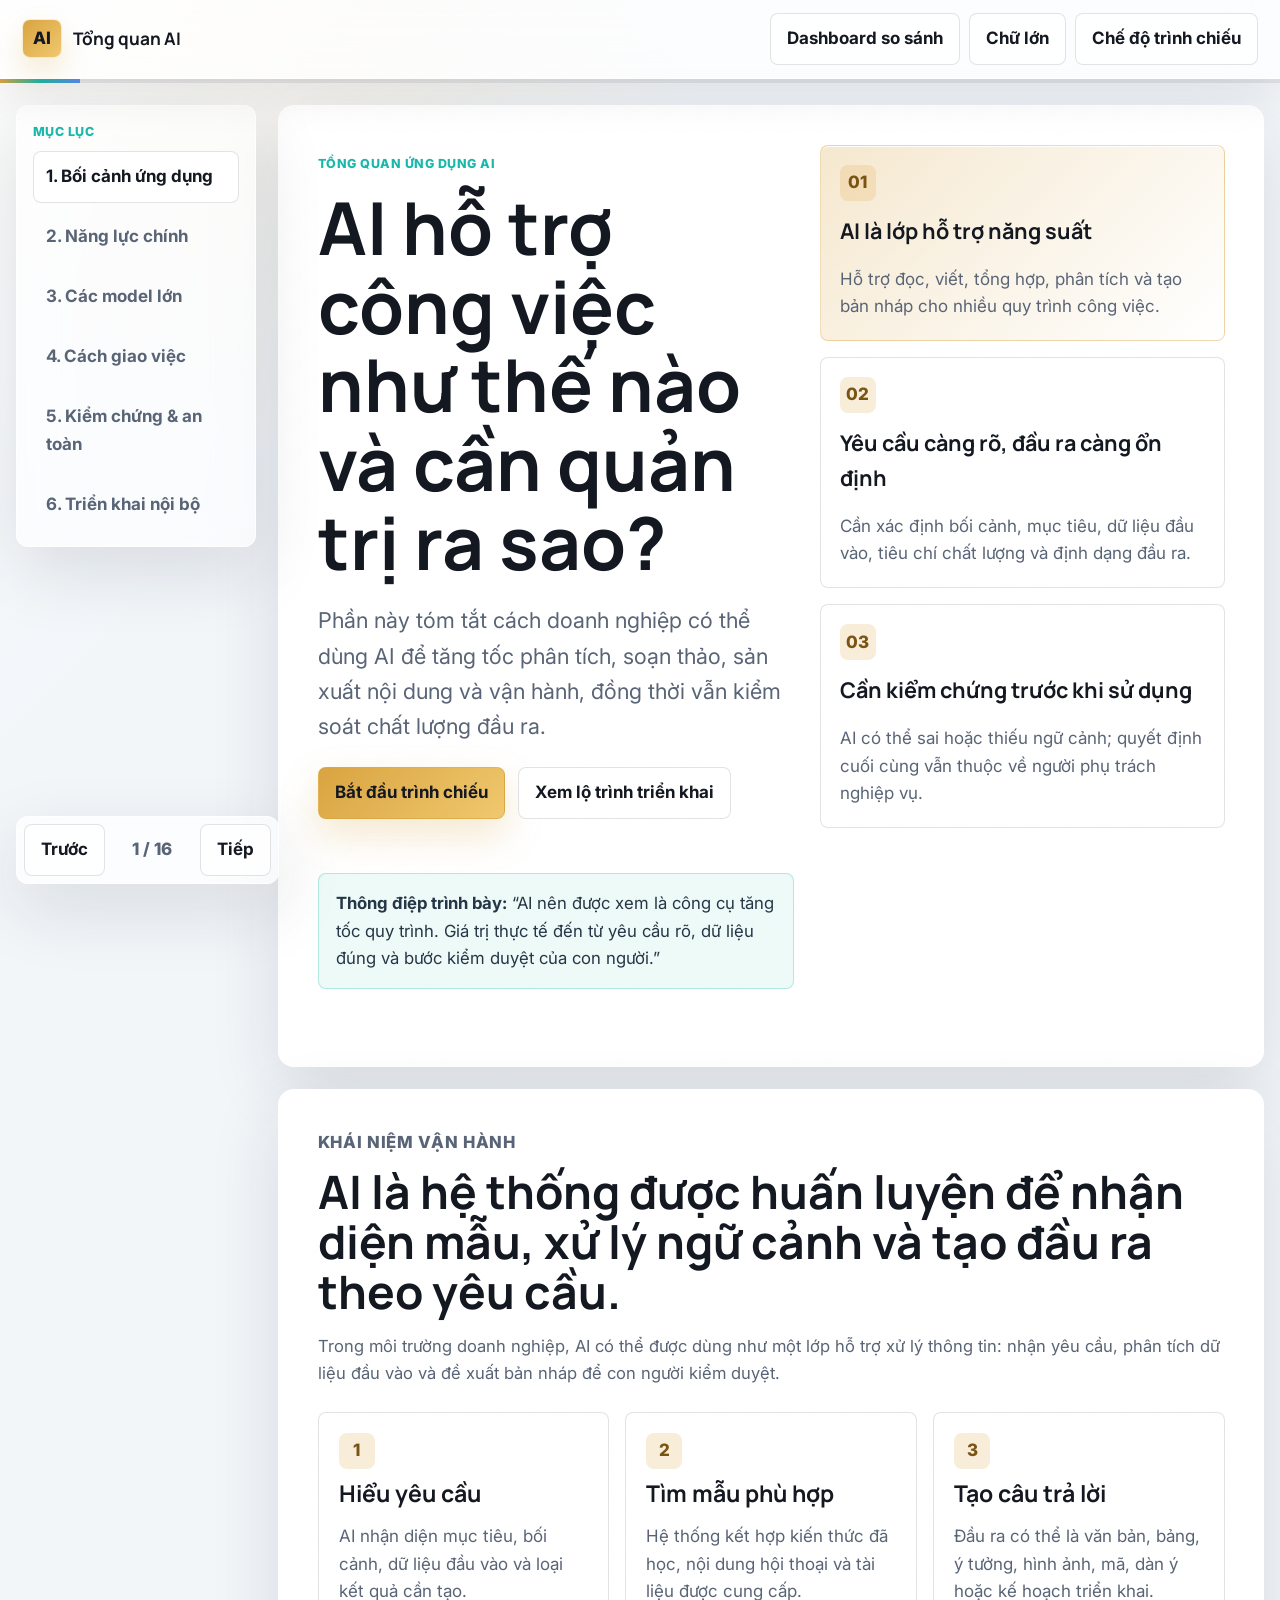
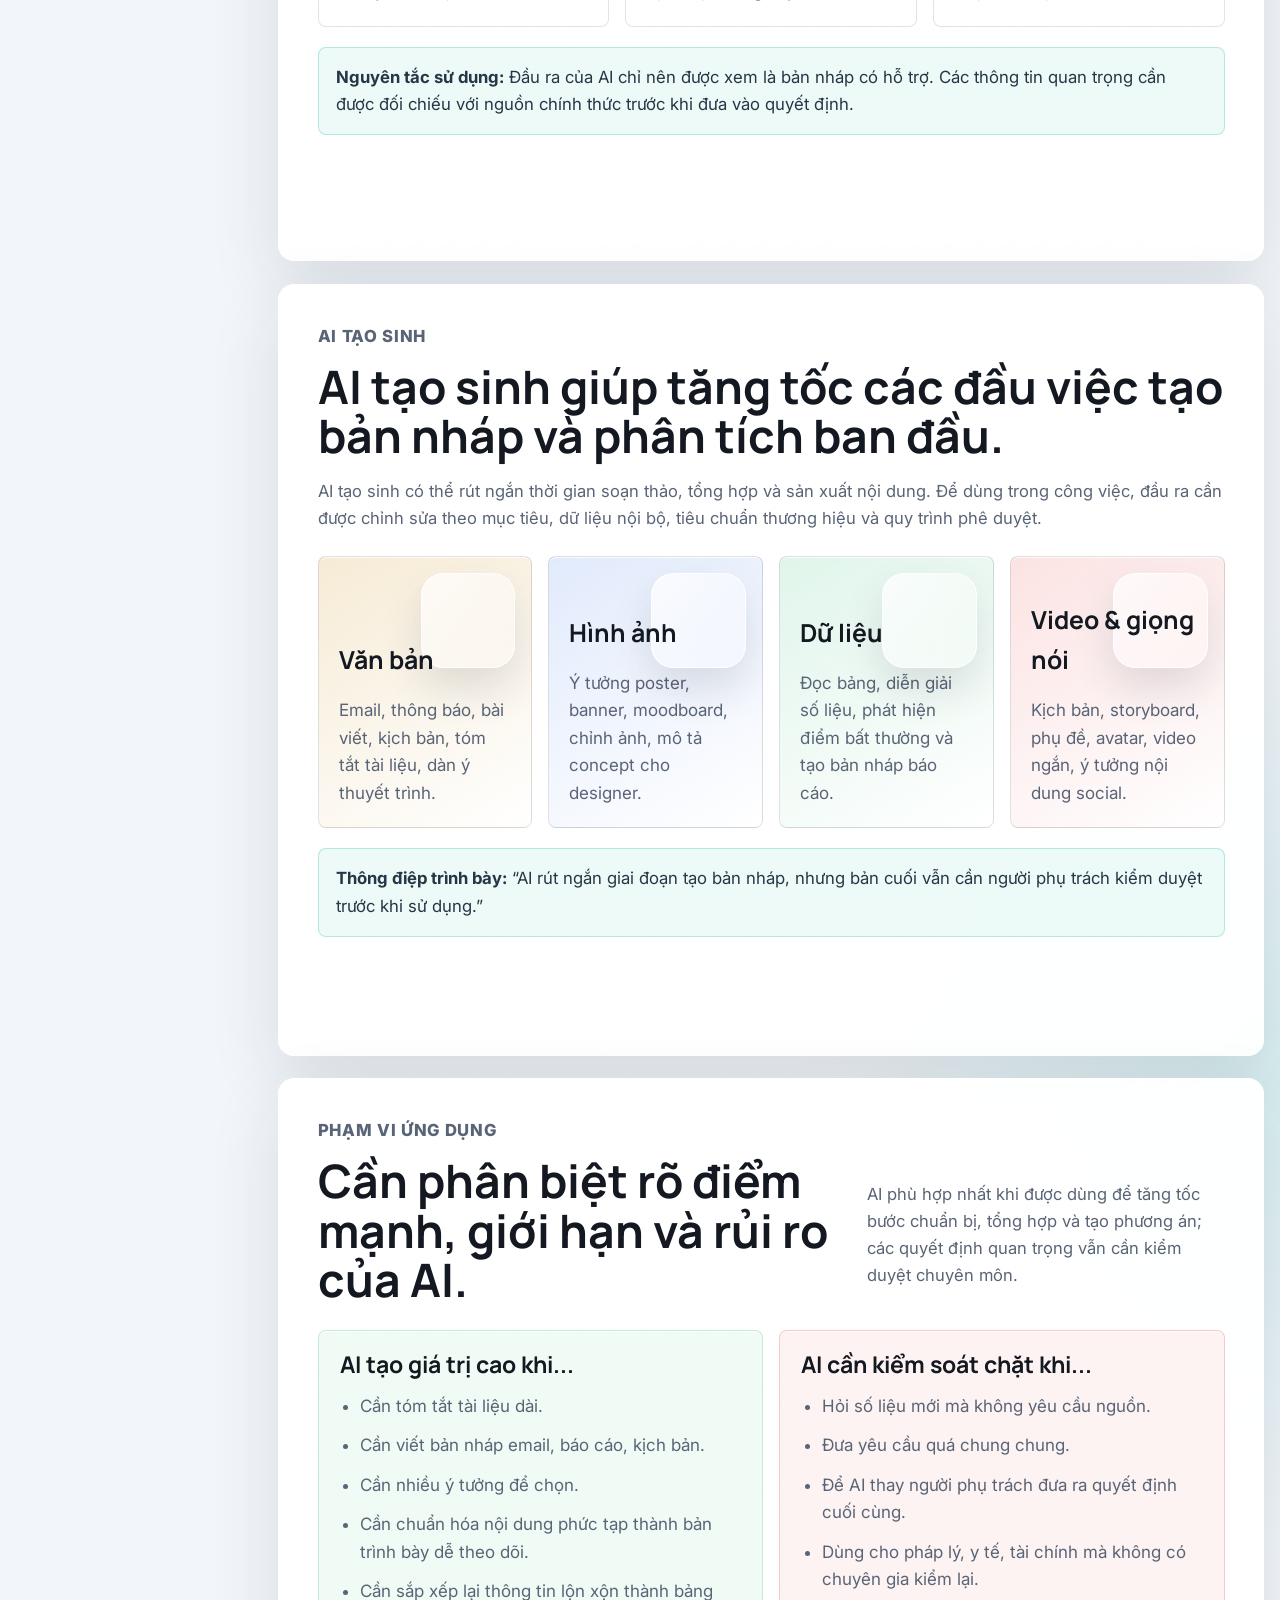
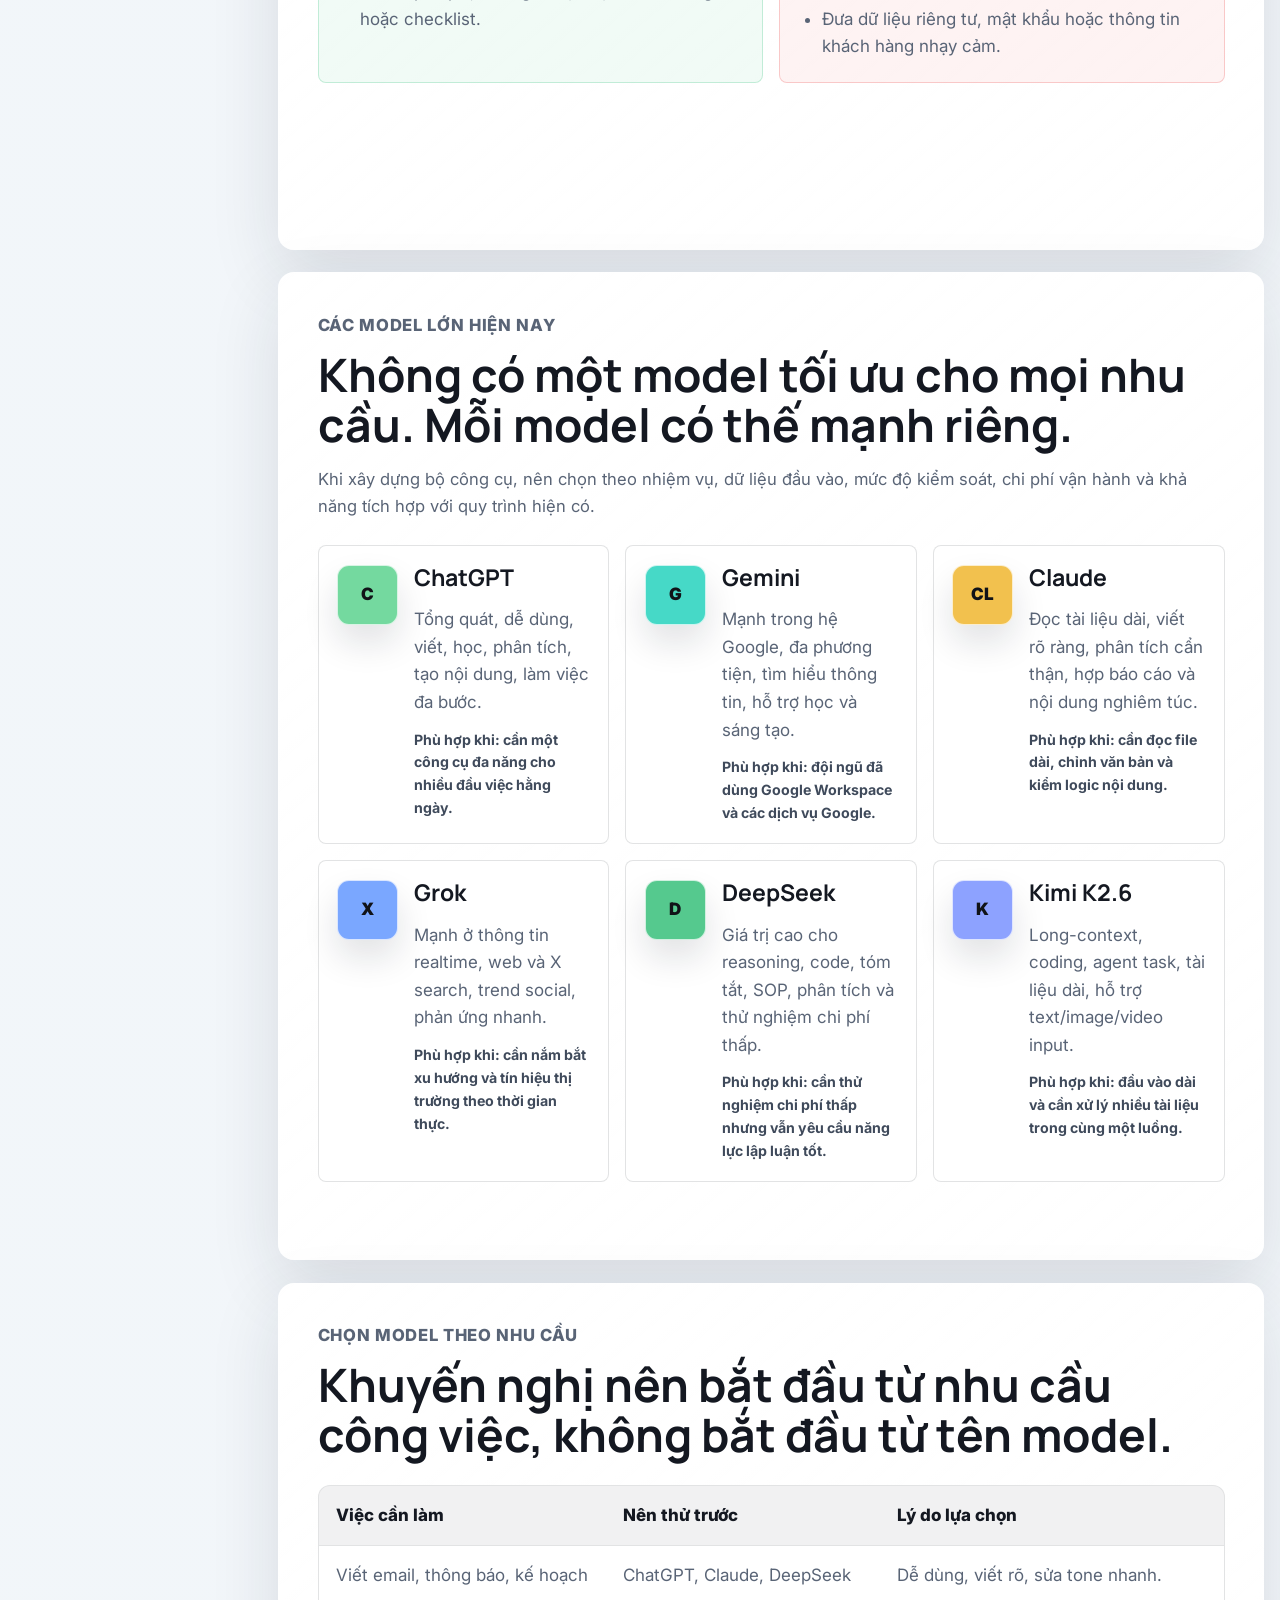
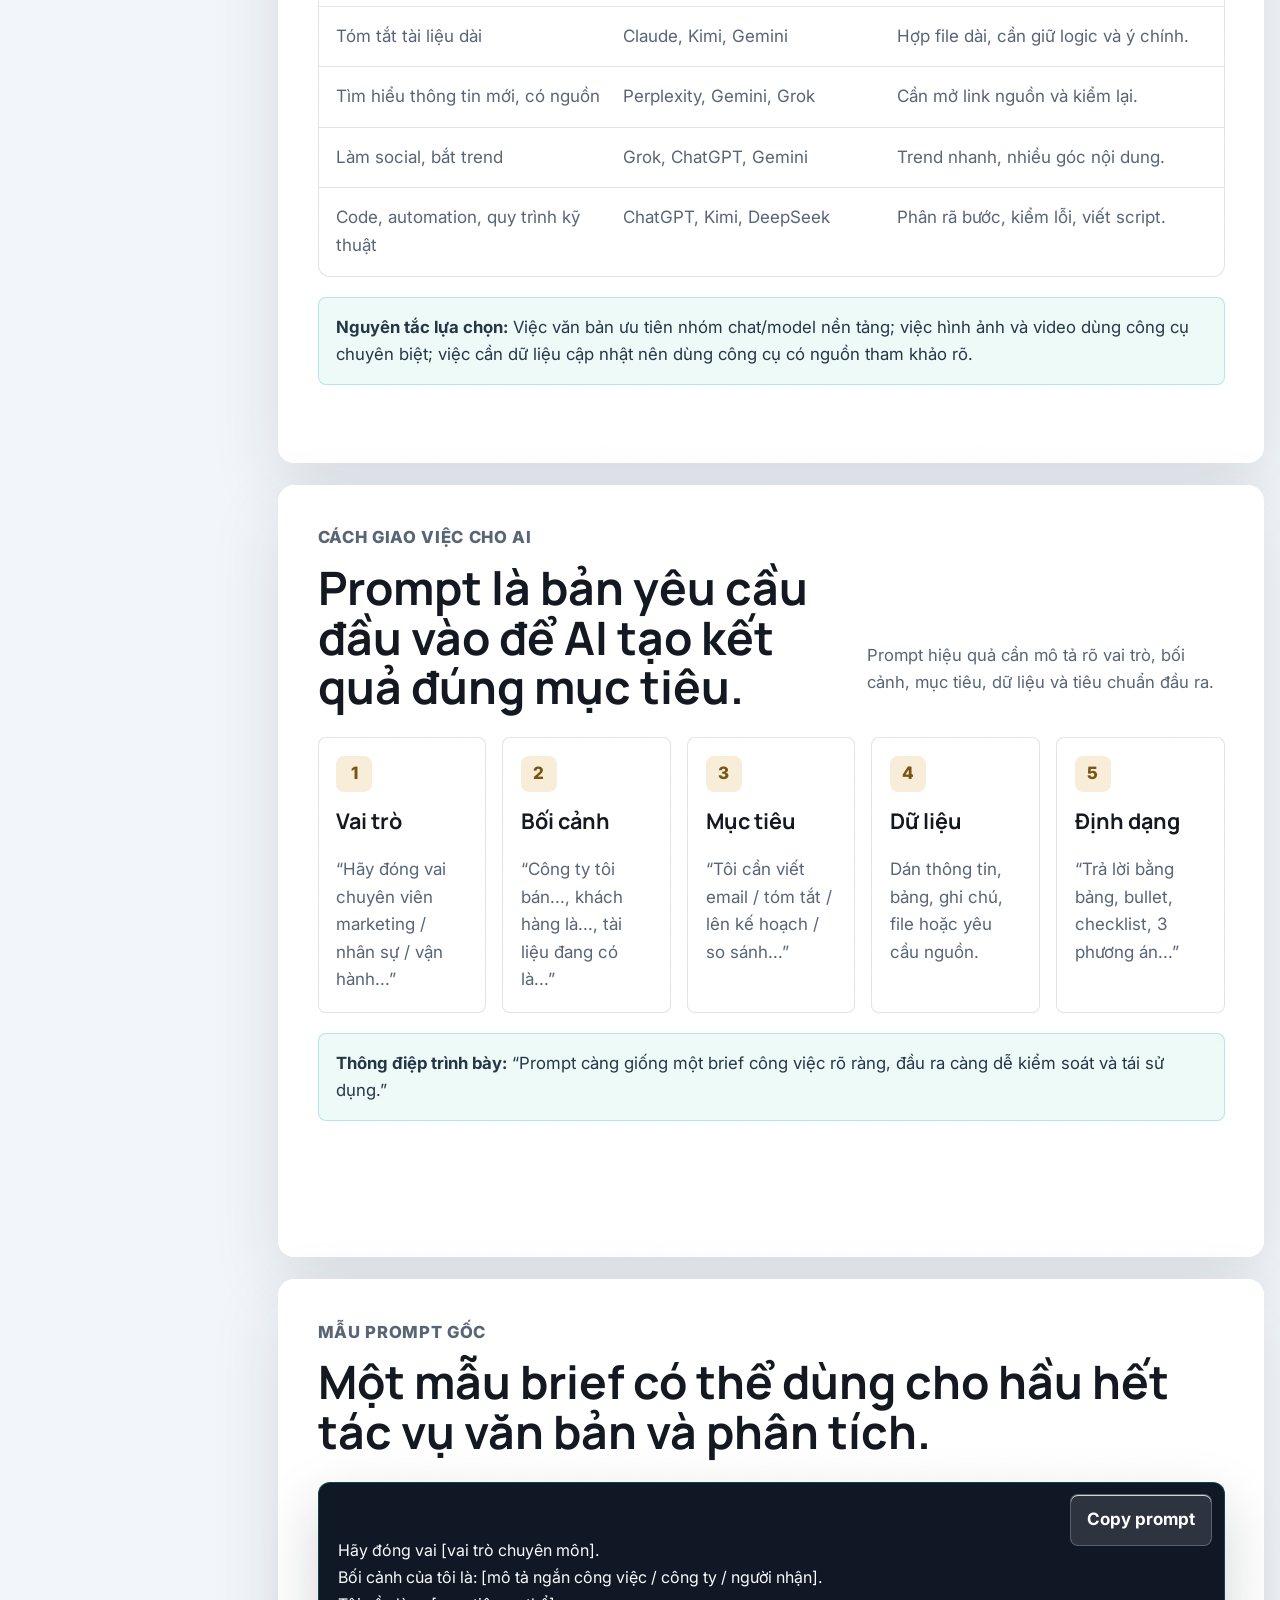
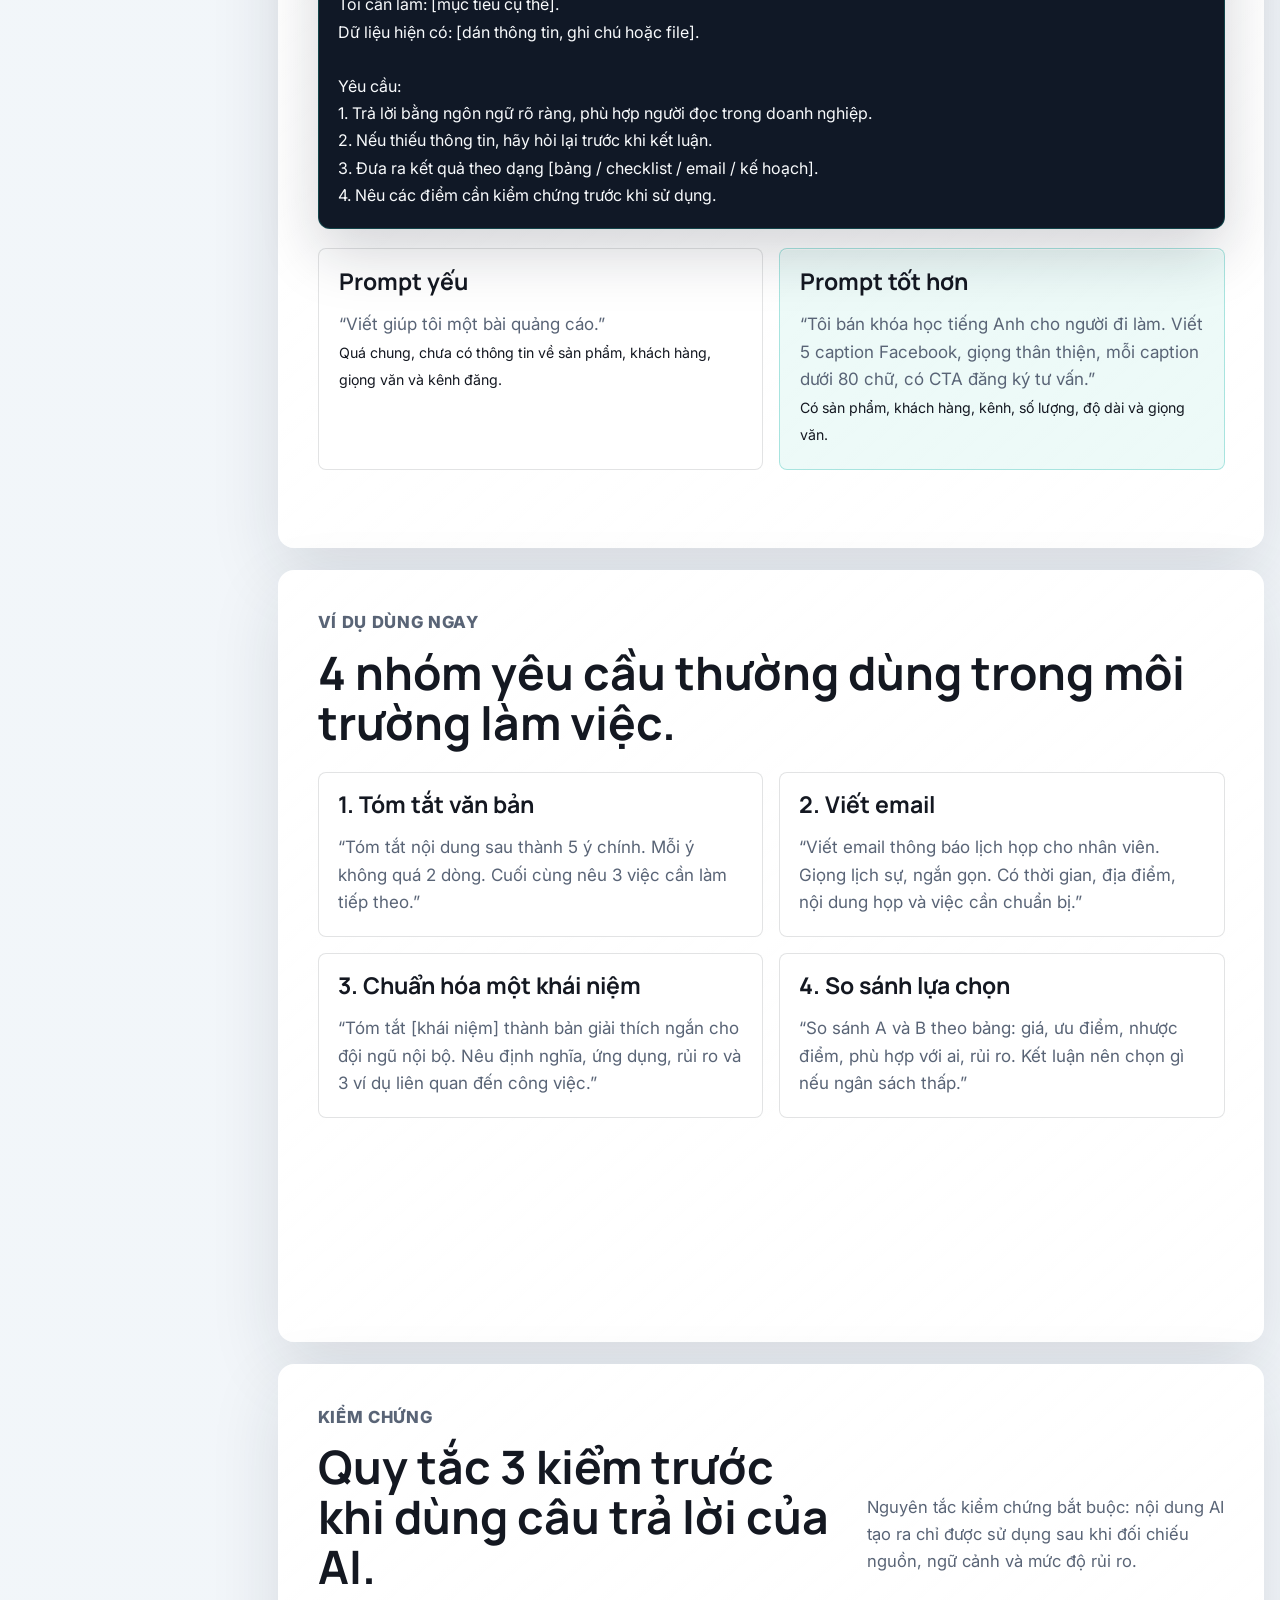
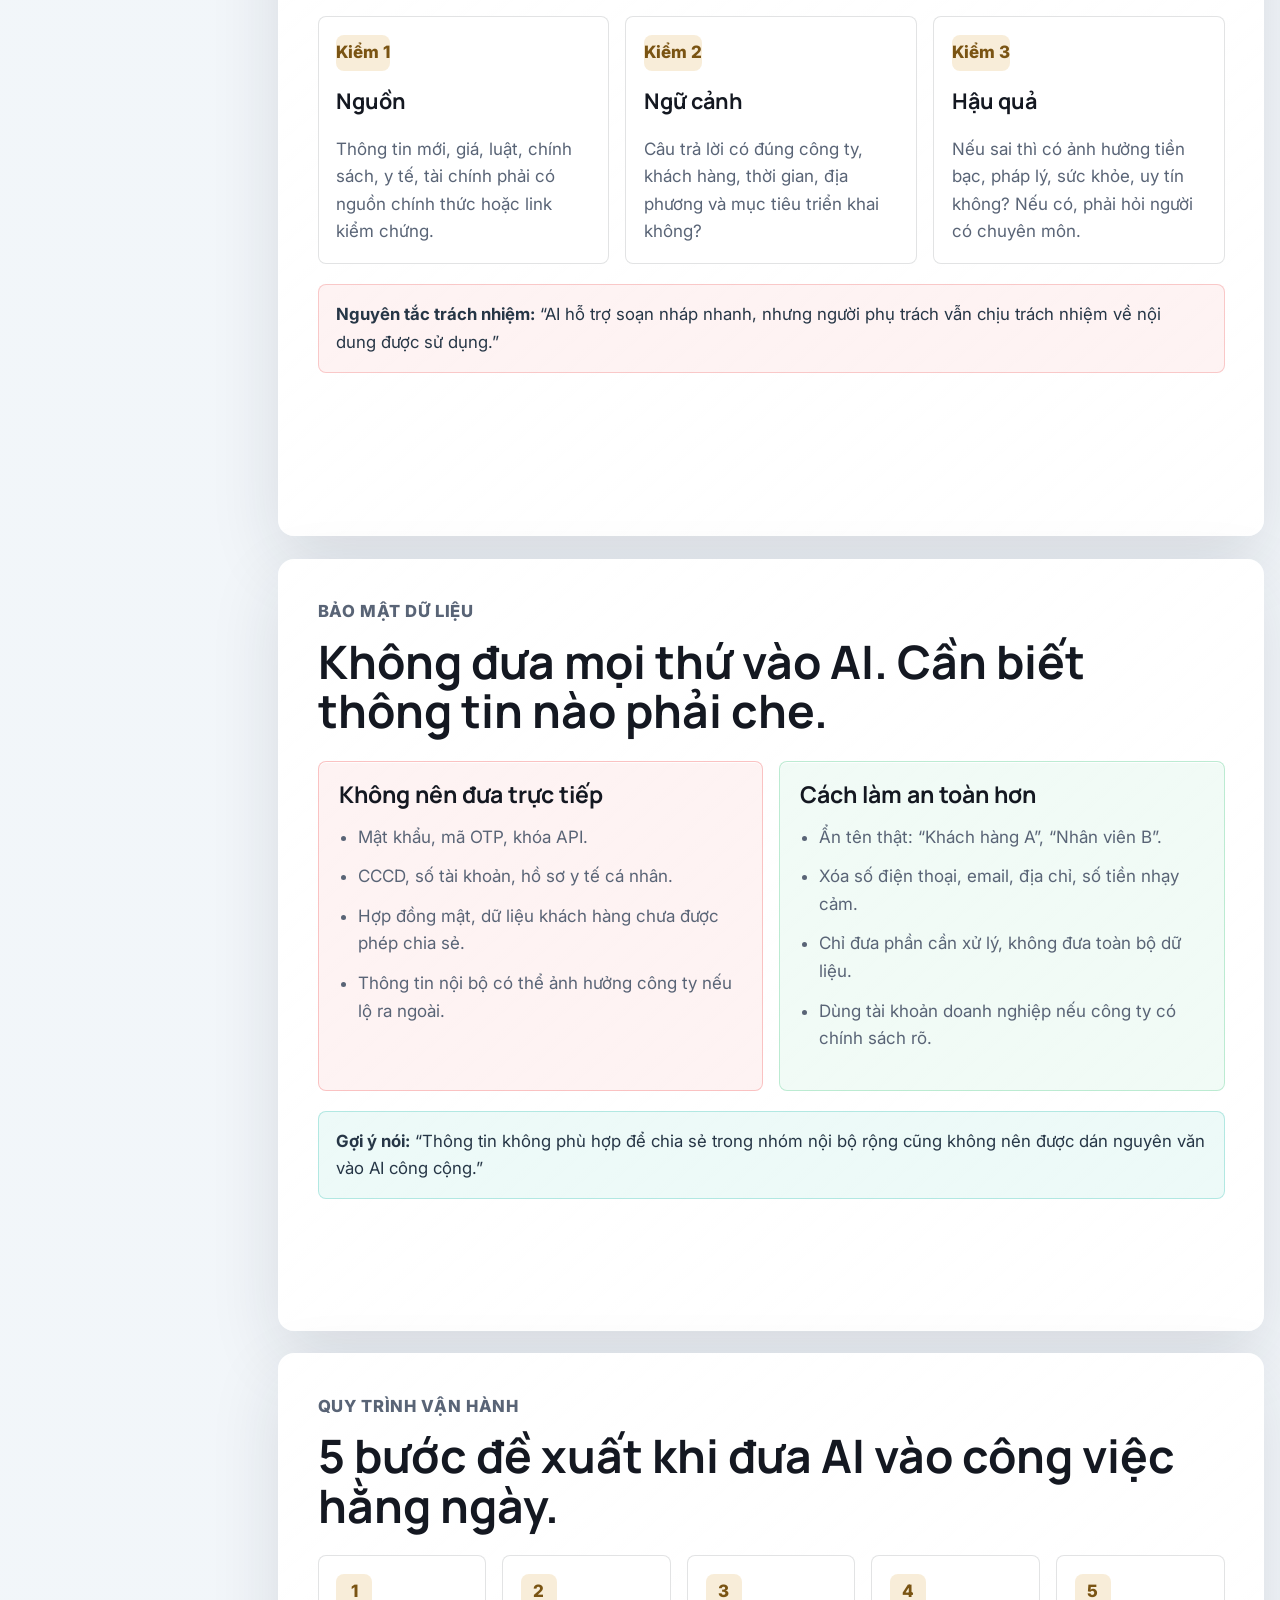
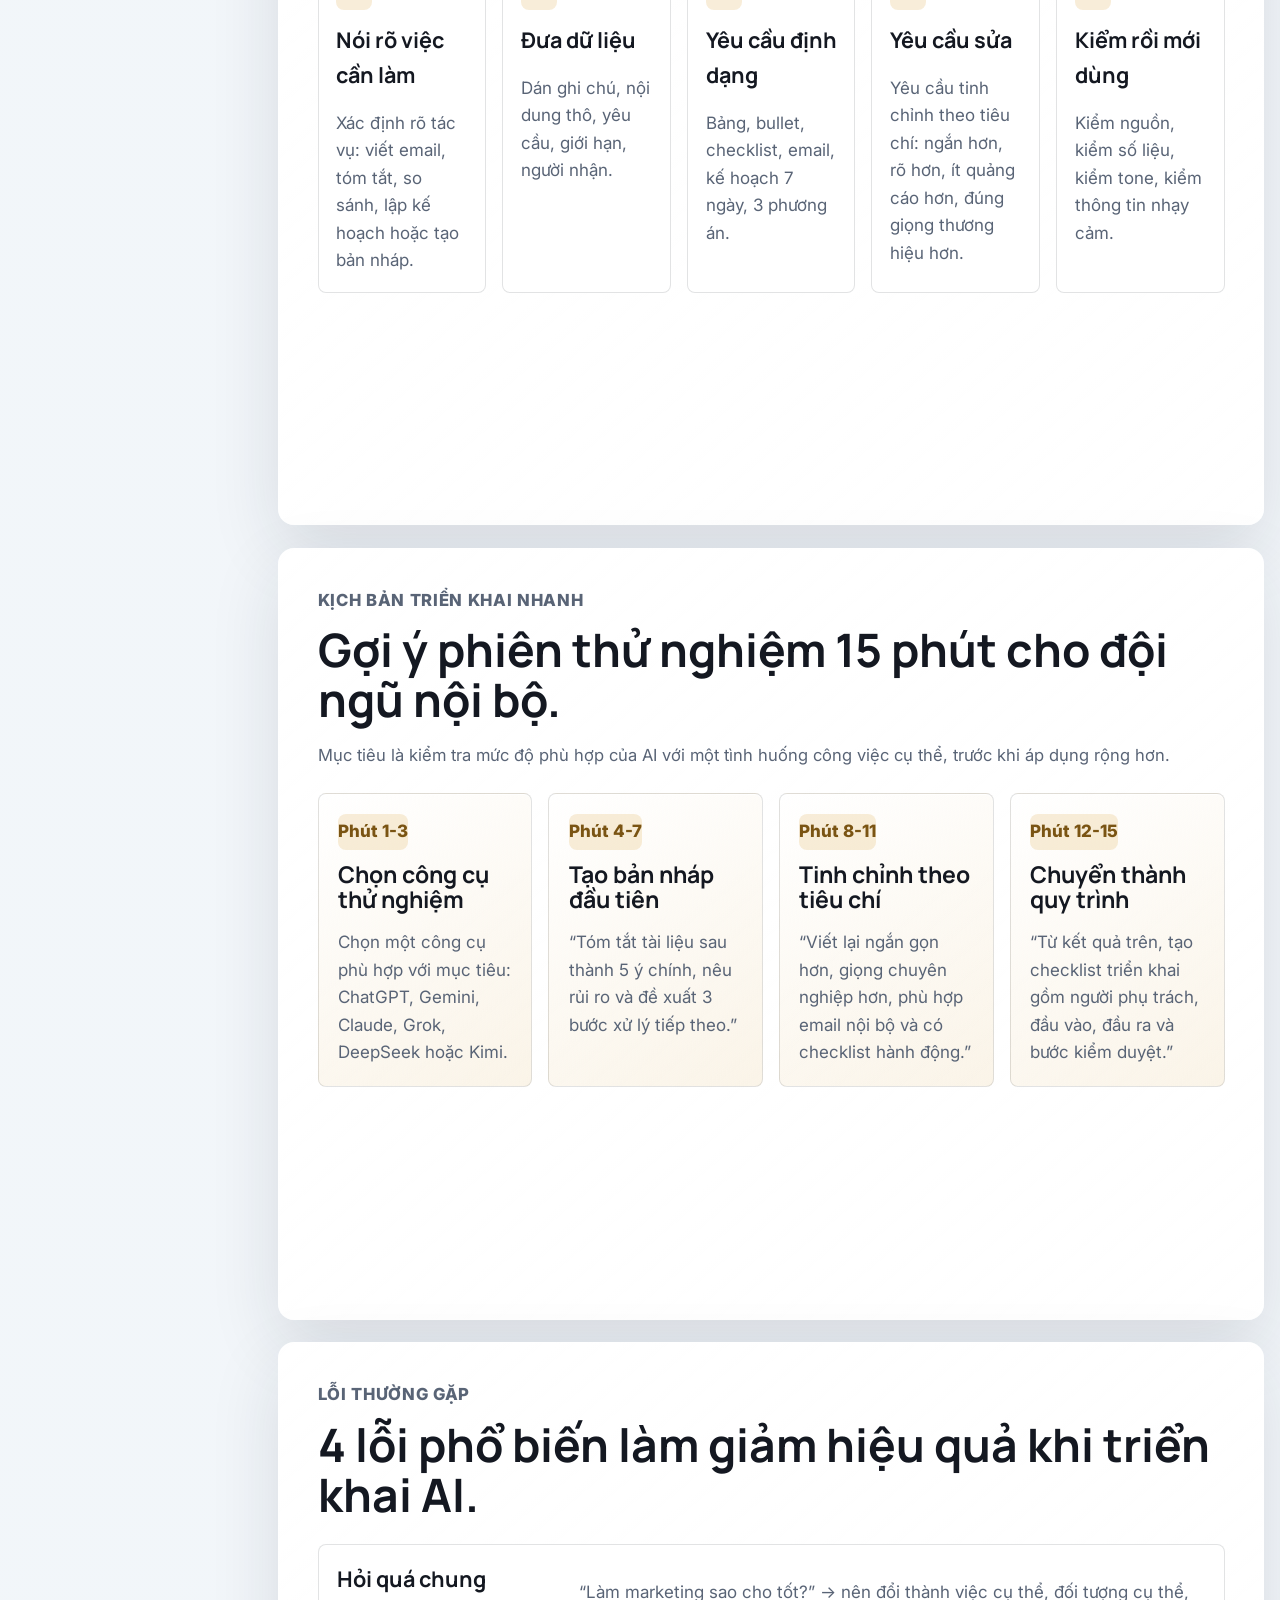
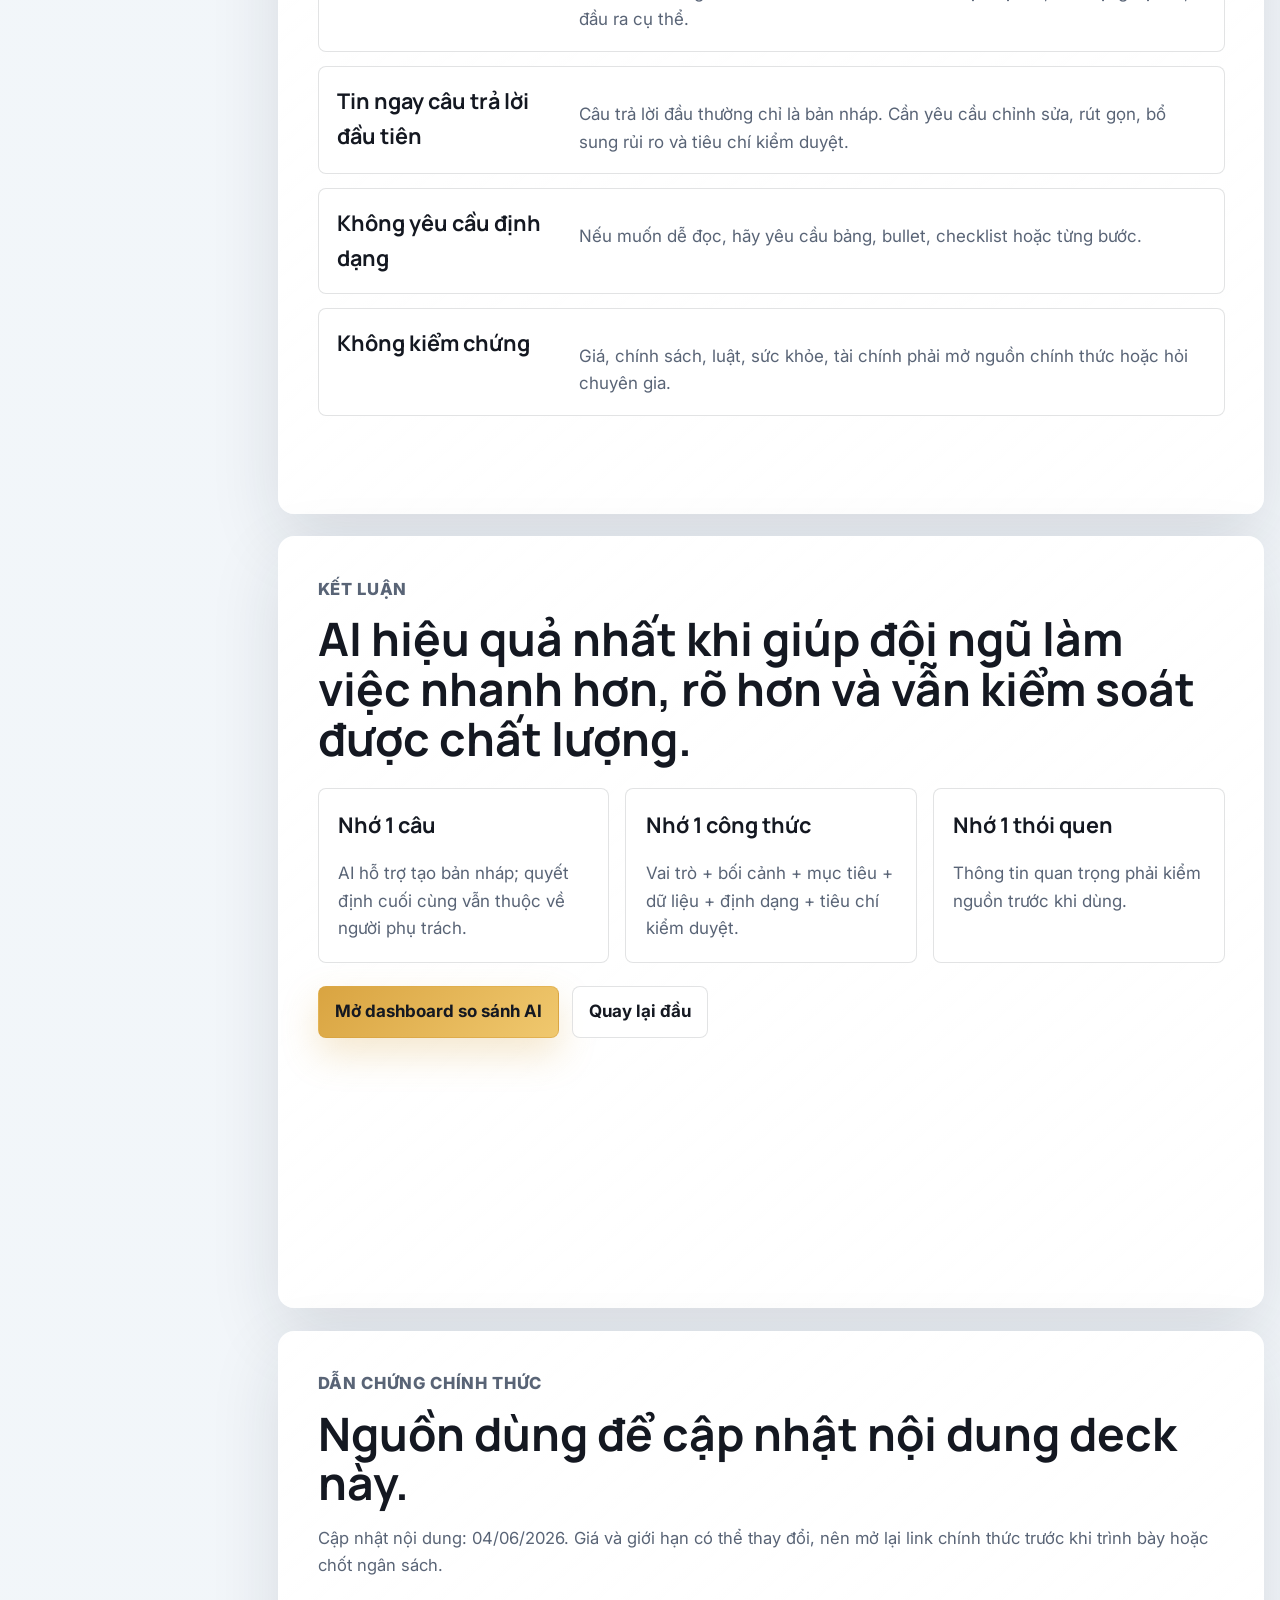
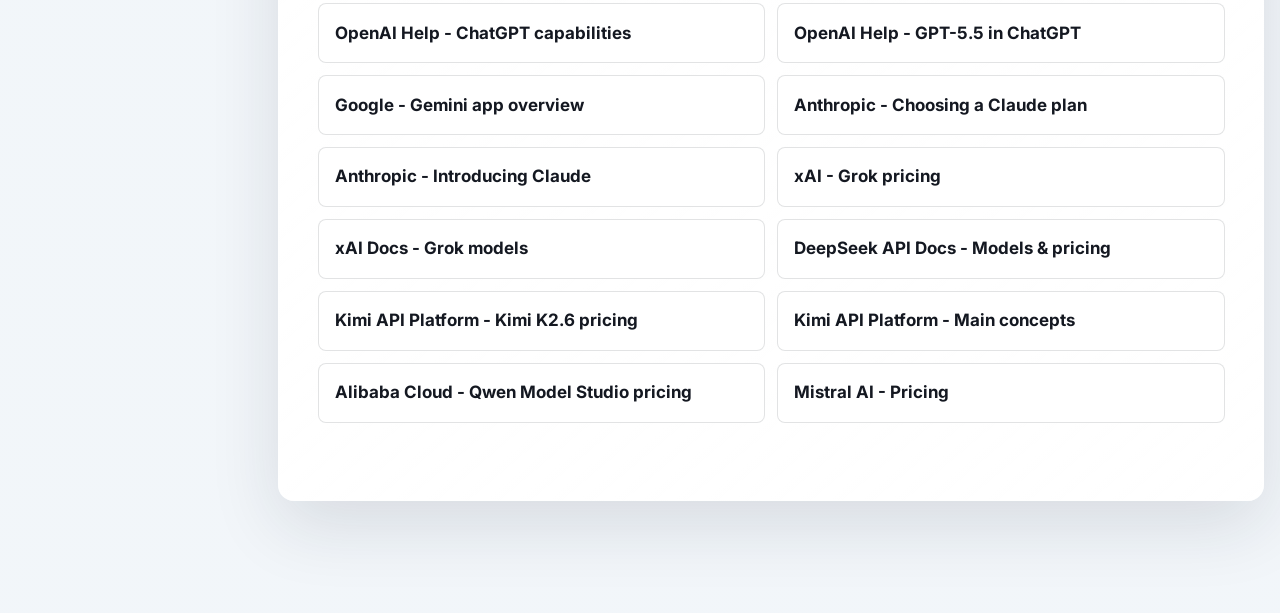
<file: ai-intro/index.html>
<!DOCTYPE html>
<html lang="vi">
<head>
    <meta charset="UTF-8">
    <meta name="viewport" content="width=device-width, initial-scale=1.0">
    <title>Tổng quan ứng dụng AI trong công việc</title>
    <link rel="preconnect" href="https://fonts.googleapis.com">
    <link rel="preconnect" href="https://fonts.gstatic.com" crossorigin>
    <link href="https://fonts.googleapis.com/css2?family=Inter:wght@400;500;600;700;800&family=Manrope:wght@700;800&display=swap" rel="stylesheet">
    <link rel="icon" href="data:,">
    <link rel="stylesheet" href="intro.css">
</head>
<body>
    <header class="intro-topbar">
        <a class="brand" href="../" aria-label="Quay về AI Marketing Radar">
            <span>AI</span>
            <strong>Tổng quan AI</strong>
        </a>
        <nav class="top-actions" aria-label="Điều hướng trình chiếu">
            <a href="../">Dashboard so sánh</a>
            <button id="fontToggle" type="button">Chữ lớn</button>
            <button id="presentToggle" type="button">Chế độ trình chiếu</button>
        </nav>
    </header>

    <div class="progress" aria-hidden="true"><span id="progressBar"></span></div>

    <main class="deck-shell">
        <aside class="toc" aria-label="Mục lục slide">
            <p class="toc-kicker">Mục lục</p>
            <button class="toc-link active" type="button" data-jump="slide-01">1. Bối cảnh ứng dụng</button>
            <button class="toc-link" type="button" data-jump="slide-03">2. Năng lực chính</button>
            <button class="toc-link" type="button" data-jump="slide-05">3. Các model lớn</button>
            <button class="toc-link" type="button" data-jump="slide-07">4. Cách giao việc</button>
            <button class="toc-link" type="button" data-jump="slide-10">5. Kiểm chứng & an toàn</button>
            <button class="toc-link" type="button" data-jump="slide-13">6. Triển khai nội bộ</button>
        </aside>

        <section class="slides" aria-label="Nội dung trình chiếu tổng quan AI">
            <article id="slide-01" class="slide hero-slide" data-slide>
                <div class="slide-copy">
                    <p class="eyebrow">Tổng quan ứng dụng AI</p>
                    <h1>AI hỗ trợ công việc như thế nào và cần quản trị ra sao?</h1>
                    <p class="lead">
                        Phần này tóm tắt cách doanh nghiệp có thể dùng AI để tăng tốc phân tích, soạn thảo,
                        sản xuất nội dung và vận hành, đồng thời vẫn kiểm soát chất lượng đầu ra.
                    </p>
                    <div class="hero-actions">
                        <button class="primary" type="button" data-next>Bắt đầu trình chiếu</button>
                        <a class="secondary" href="#slide-13">Xem lộ trình triển khai</a>
                    </div>
                </div>
                <div class="hero-board" aria-label="Tóm tắt ba ý chính">
                    <div class="concept-tile strong">
                        <span>01</span>
                        <strong>AI là lớp hỗ trợ năng suất</strong>
                        <p>Hỗ trợ đọc, viết, tổng hợp, phân tích và tạo bản nháp cho nhiều quy trình công việc.</p>
                    </div>
                    <div class="concept-tile">
                        <span>02</span>
                        <strong>Yêu cầu càng rõ, đầu ra càng ổn định</strong>
                        <p>Cần xác định bối cảnh, mục tiêu, dữ liệu đầu vào, tiêu chí chất lượng và định dạng đầu ra.</p>
                    </div>
                    <div class="concept-tile">
                        <span>03</span>
                        <strong>Cần kiểm chứng trước khi sử dụng</strong>
                        <p>AI có thể sai hoặc thiếu ngữ cảnh; quyết định cuối cùng vẫn thuộc về người phụ trách nghiệp vụ.</p>
                    </div>
                </div>
                <aside class="speaker-note">
                    <strong>Thông điệp trình bày:</strong>
                    “AI nên được xem là công cụ tăng tốc quy trình. Giá trị thực tế đến từ yêu cầu rõ, dữ liệu đúng và bước kiểm duyệt của con người.”
                </aside>
            </article>

            <article id="slide-02" class="slide" data-slide>
                <div class="section-heading">
                    <p class="eyebrow">Khái niệm vận hành</p>
                    <h2>AI là hệ thống được huấn luyện để nhận diện mẫu, xử lý ngữ cảnh và tạo đầu ra theo yêu cầu.</h2>
                    <p>
                        Trong môi trường doanh nghiệp, AI có thể được dùng như một lớp hỗ trợ xử lý thông tin:
                        nhận yêu cầu, phân tích dữ liệu đầu vào và đề xuất bản nháp để con người kiểm duyệt.
                    </p>
                </div>
                <div class="plain-grid three">
                    <div class="simple-card">
                        <span class="big-number">1</span>
                        <h3>Hiểu yêu cầu</h3>
                        <p>AI nhận diện mục tiêu, bối cảnh, dữ liệu đầu vào và loại kết quả cần tạo.</p>
                    </div>
                    <div class="simple-card">
                        <span class="big-number">2</span>
                        <h3>Tìm mẫu phù hợp</h3>
                        <p>Hệ thống kết hợp kiến thức đã học, nội dung hội thoại và tài liệu được cung cấp.</p>
                    </div>
                    <div class="simple-card">
                        <span class="big-number">3</span>
                        <h3>Tạo câu trả lời</h3>
                        <p>Đầu ra có thể là văn bản, bảng, ý tưởng, hình ảnh, mã, dàn ý hoặc kế hoạch triển khai.</p>
                    </div>
                </div>
                <div class="key-message">
                    <strong>Nguyên tắc sử dụng:</strong>
                    Đầu ra của AI chỉ nên được xem là bản nháp có hỗ trợ. Các thông tin quan trọng cần được đối chiếu với nguồn chính thức trước khi đưa vào quyết định.
                </div>
            </article>

            <article id="slide-03" class="slide" data-slide>
                <div class="section-heading">
                    <p class="eyebrow">AI tạo sinh</p>
                    <h2>AI tạo sinh giúp tăng tốc các đầu việc tạo bản nháp và phân tích ban đầu.</h2>
                    <p>
                        AI tạo sinh có thể rút ngắn thời gian soạn thảo, tổng hợp và sản xuất nội dung. Để dùng trong công việc,
                        đầu ra cần được chỉnh sửa theo mục tiêu, dữ liệu nội bộ, tiêu chuẩn thương hiệu và quy trình phê duyệt.
                    </p>
                </div>
                <div class="capability-map">
                    <div class="capability-card text">
                        <strong>Văn bản</strong>
                        <p>Email, thông báo, bài viết, kịch bản, tóm tắt tài liệu, dàn ý thuyết trình.</p>
                    </div>
                    <div class="capability-card image">
                        <strong>Hình ảnh</strong>
                        <p>Ý tưởng poster, banner, moodboard, chỉnh ảnh, mô tả concept cho designer.</p>
                    </div>
                    <div class="capability-card data">
                        <strong>Dữ liệu</strong>
                        <p>Đọc bảng, diễn giải số liệu, phát hiện điểm bất thường và tạo bản nháp báo cáo.</p>
                    </div>
                    <div class="capability-card video">
                        <strong>Video & giọng nói</strong>
                        <p>Kịch bản, storyboard, phụ đề, avatar, video ngắn, ý tưởng nội dung social.</p>
                    </div>
                </div>
                <aside class="speaker-note">
                    <strong>Thông điệp trình bày:</strong>
                    “AI rút ngắn giai đoạn tạo bản nháp, nhưng bản cuối vẫn cần người phụ trách kiểm duyệt trước khi sử dụng.”
                </aside>
            </article>

            <article id="slide-04" class="slide" data-slide>
                <div class="section-heading split">
                    <div>
                        <p class="eyebrow">Phạm vi ứng dụng</p>
                        <h2>Cần phân biệt rõ điểm mạnh, giới hạn và rủi ro của AI.</h2>
                    </div>
                    <p>AI phù hợp nhất khi được dùng để tăng tốc bước chuẩn bị, tổng hợp và tạo phương án; các quyết định quan trọng vẫn cần kiểm duyệt chuyên môn.</p>
                </div>
                <div class="compare-lanes">
                    <div class="lane good">
                        <h3>AI tạo giá trị cao khi...</h3>
                        <ul class="large-list">
                            <li>Cần tóm tắt tài liệu dài.</li>
                            <li>Cần viết bản nháp email, báo cáo, kịch bản.</li>
                            <li>Cần nhiều ý tưởng để chọn.</li>
                            <li>Cần chuẩn hóa nội dung phức tạp thành bản trình bày dễ theo dõi.</li>
                            <li>Cần sắp xếp lại thông tin lộn xộn thành bảng hoặc checklist.</li>
                        </ul>
                    </div>
                    <div class="lane caution">
                        <h3>AI cần kiểm soát chặt khi...</h3>
                        <ul class="large-list">
                            <li>Hỏi số liệu mới mà không yêu cầu nguồn.</li>
                            <li>Đưa yêu cầu quá chung chung.</li>
                            <li>Để AI thay người phụ trách đưa ra quyết định cuối cùng.</li>
                            <li>Dùng cho pháp lý, y tế, tài chính mà không có chuyên gia kiểm lại.</li>
                            <li>Đưa dữ liệu riêng tư, mật khẩu hoặc thông tin khách hàng nhạy cảm.</li>
                        </ul>
                    </div>
                </div>
            </article>

            <article id="slide-05" class="slide" data-slide>
                <div class="section-heading">
                    <p class="eyebrow">Các model lớn hiện nay</p>
                    <h2>Không có một model tối ưu cho mọi nhu cầu. Mỗi model có thế mạnh riêng.</h2>
                    <p>
                        Khi xây dựng bộ công cụ, nên chọn theo nhiệm vụ, dữ liệu đầu vào, mức độ kiểm soát,
                        chi phí vận hành và khả năng tích hợp với quy trình hiện có.
                    </p>
                </div>
                <div class="model-wall">
                    <article class="model-card openai">
                        <span class="model-logo">C</span>
                        <div>
                            <h3>ChatGPT</h3>
                            <p>Tổng quát, dễ dùng, viết, học, phân tích, tạo nội dung, làm việc đa bước.</p>
                            <small>Phù hợp khi: cần một công cụ đa năng cho nhiều đầu việc hằng ngày.</small>
                        </div>
                    </article>
                    <article class="model-card gemini">
                        <span class="model-logo">G</span>
                        <div>
                            <h3>Gemini</h3>
                            <p>Mạnh trong hệ Google, đa phương tiện, tìm hiểu thông tin, hỗ trợ học và sáng tạo.</p>
                            <small>Phù hợp khi: đội ngũ đã dùng Google Workspace và các dịch vụ Google.</small>
                        </div>
                    </article>
                    <article class="model-card claude">
                        <span class="model-logo">CL</span>
                        <div>
                            <h3>Claude</h3>
                            <p>Đọc tài liệu dài, viết rõ ràng, phân tích cẩn thận, hợp báo cáo và nội dung nghiêm túc.</p>
                            <small>Phù hợp khi: cần đọc file dài, chỉnh văn bản và kiểm logic nội dung.</small>
                        </div>
                    </article>
                    <article class="model-card grok">
                        <span class="model-logo">X</span>
                        <div>
                            <h3>Grok</h3>
                            <p>Mạnh ở thông tin realtime, web và X search, trend social, phản ứng nhanh.</p>
                            <small>Phù hợp khi: cần nắm bắt xu hướng và tín hiệu thị trường theo thời gian thực.</small>
                        </div>
                    </article>
                    <article class="model-card deepseek">
                        <span class="model-logo">D</span>
                        <div>
                            <h3>DeepSeek</h3>
                            <p>Giá trị cao cho reasoning, code, tóm tắt, SOP, phân tích và thử nghiệm chi phí thấp.</p>
                            <small>Phù hợp khi: cần thử nghiệm chi phí thấp nhưng vẫn yêu cầu năng lực lập luận tốt.</small>
                        </div>
                    </article>
                    <article class="model-card kimi">
                        <span class="model-logo">K</span>
                        <div>
                            <h3>Kimi K2.6</h3>
                            <p>Long-context, coding, agent task, tài liệu dài, hỗ trợ text/image/video input.</p>
                            <small>Phù hợp khi: đầu vào dài và cần xử lý nhiều tài liệu trong cùng một luồng.</small>
                        </div>
                    </article>
                </div>
            </article>

            <article id="slide-06" class="slide" data-slide>
                <div class="section-heading">
                    <p class="eyebrow">Chọn model theo nhu cầu</p>
                    <h2>Khuyến nghị nên bắt đầu từ nhu cầu công việc, không bắt đầu từ tên model.</h2>
                </div>
                <div class="decision-table" role="table" aria-label="Bảng chọn model AI theo nhu cầu">
                    <div class="table-row head" role="row">
                        <span>Việc cần làm</span>
                        <span>Nên thử trước</span>
                        <span>Lý do lựa chọn</span>
                    </div>
                    <div class="table-row" role="row">
                        <span>Viết email, thông báo, kế hoạch</span>
                        <span>ChatGPT, Claude, DeepSeek</span>
                        <span>Dễ dùng, viết rõ, sửa tone nhanh.</span>
                    </div>
                    <div class="table-row" role="row">
                        <span>Tóm tắt tài liệu dài</span>
                        <span>Claude, Kimi, Gemini</span>
                        <span>Hợp file dài, cần giữ logic và ý chính.</span>
                    </div>
                    <div class="table-row" role="row">
                        <span>Tìm hiểu thông tin mới, có nguồn</span>
                        <span>Perplexity, Gemini, Grok</span>
                        <span>Cần mở link nguồn và kiểm lại.</span>
                    </div>
                    <div class="table-row" role="row">
                        <span>Làm social, bắt trend</span>
                        <span>Grok, ChatGPT, Gemini</span>
                        <span>Trend nhanh, nhiều góc nội dung.</span>
                    </div>
                    <div class="table-row" role="row">
                        <span>Code, automation, quy trình kỹ thuật</span>
                        <span>ChatGPT, Kimi, DeepSeek</span>
                        <span>Phân rã bước, kiểm lỗi, viết script.</span>
                    </div>
                </div>
                <div class="key-message">
                    <strong>Nguyên tắc lựa chọn:</strong>
                    Việc văn bản ưu tiên nhóm chat/model nền tảng; việc hình ảnh và video dùng công cụ chuyên biệt; việc cần dữ liệu cập nhật nên dùng công cụ có nguồn tham khảo rõ.
                </div>
            </article>

            <article id="slide-07" class="slide" data-slide>
                <div class="section-heading split">
                    <div>
                        <p class="eyebrow">Cách giao việc cho AI</p>
                        <h2>Prompt là bản yêu cầu đầu vào để AI tạo kết quả đúng mục tiêu.</h2>
                    </div>
                    <p>Prompt hiệu quả cần mô tả rõ vai trò, bối cảnh, mục tiêu, dữ liệu và tiêu chuẩn đầu ra.</p>
                </div>
                <div class="prompt-formula">
                    <div class="formula-step">
                        <span>1</span>
                        <strong>Vai trò</strong>
                        <p>“Hãy đóng vai chuyên viên marketing / nhân sự / vận hành...”</p>
                    </div>
                    <div class="formula-step">
                        <span>2</span>
                        <strong>Bối cảnh</strong>
                        <p>“Công ty tôi bán..., khách hàng là..., tài liệu đang có là...”</p>
                    </div>
                    <div class="formula-step">
                        <span>3</span>
                        <strong>Mục tiêu</strong>
                        <p>“Tôi cần viết email / tóm tắt / lên kế hoạch / so sánh...”</p>
                    </div>
                    <div class="formula-step">
                        <span>4</span>
                        <strong>Dữ liệu</strong>
                        <p>Dán thông tin, bảng, ghi chú, file hoặc yêu cầu nguồn.</p>
                    </div>
                    <div class="formula-step">
                        <span>5</span>
                        <strong>Định dạng</strong>
                        <p>“Trả lời bằng bảng, bullet, checklist, 3 phương án...”</p>
                    </div>
                </div>
                <aside class="speaker-note">
                    <strong>Thông điệp trình bày:</strong>
                    “Prompt càng giống một brief công việc rõ ràng, đầu ra càng dễ kiểm soát và tái sử dụng.”
                </aside>
            </article>

            <article id="slide-08" class="slide" data-slide>
                <div class="section-heading">
                    <p class="eyebrow">Mẫu prompt gốc</p>
                    <h2>Một mẫu brief có thể dùng cho hầu hết tác vụ văn bản và phân tích.</h2>
                </div>
                <div class="prompt-box">
                    <button class="copy-button" type="button" data-copy="basePrompt">Copy prompt</button>
                    <pre id="basePrompt">Hãy đóng vai [vai trò chuyên môn].
Bối cảnh của tôi là: [mô tả ngắn công việc / công ty / người nhận].
Tôi cần làm: [mục tiêu cụ thể].
Dữ liệu hiện có: [dán thông tin, ghi chú hoặc file].

Yêu cầu:
1. Trả lời bằng ngôn ngữ rõ ràng, phù hợp người đọc trong doanh nghiệp.
2. Nếu thiếu thông tin, hãy hỏi lại trước khi kết luận.
3. Đưa ra kết quả theo dạng [bảng / checklist / email / kế hoạch].
4. Nêu các điểm cần kiểm chứng trước khi sử dụng.</pre>
                </div>
                <div class="plain-grid two">
                    <div class="simple-card">
                        <h3>Prompt yếu</h3>
                        <p>“Viết giúp tôi một bài quảng cáo.”</p>
                        <small>Quá chung, chưa có thông tin về sản phẩm, khách hàng, giọng văn và kênh đăng.</small>
                    </div>
                    <div class="simple-card highlighted">
                        <h3>Prompt tốt hơn</h3>
                        <p>“Tôi bán khóa học tiếng Anh cho người đi làm. Viết 5 caption Facebook, giọng thân thiện, mỗi caption dưới 80 chữ, có CTA đăng ký tư vấn.”</p>
                        <small>Có sản phẩm, khách hàng, kênh, số lượng, độ dài và giọng văn.</small>
                    </div>
                </div>
            </article>

            <article id="slide-09" class="slide" data-slide>
                <div class="section-heading">
                    <p class="eyebrow">Ví dụ dùng ngay</p>
                    <h2>4 nhóm yêu cầu thường dùng trong môi trường làm việc.</h2>
                </div>
                <div class="example-grid">
                    <article class="example-card">
                        <h3>1. Tóm tắt văn bản</h3>
                        <p>“Tóm tắt nội dung sau thành 5 ý chính. Mỗi ý không quá 2 dòng. Cuối cùng nêu 3 việc cần làm tiếp theo.”</p>
                    </article>
                    <article class="example-card">
                        <h3>2. Viết email</h3>
                        <p>“Viết email thông báo lịch họp cho nhân viên. Giọng lịch sự, ngắn gọn. Có thời gian, địa điểm, nội dung họp và việc cần chuẩn bị.”</p>
                    </article>
                    <article class="example-card">
                        <h3>3. Chuẩn hóa một khái niệm</h3>
                        <p>“Tóm tắt [khái niệm] thành bản giải thích ngắn cho đội ngũ nội bộ. Nêu định nghĩa, ứng dụng, rủi ro và 3 ví dụ liên quan đến công việc.”</p>
                    </article>
                    <article class="example-card">
                        <h3>4. So sánh lựa chọn</h3>
                        <p>“So sánh A và B theo bảng: giá, ưu điểm, nhược điểm, phù hợp với ai, rủi ro. Kết luận nên chọn gì nếu ngân sách thấp.”</p>
                    </article>
                </div>
            </article>

            <article id="slide-10" class="slide" data-slide>
                <div class="section-heading split">
                    <div>
                        <p class="eyebrow">Kiểm chứng</p>
                        <h2>Quy tắc 3 kiểm trước khi dùng câu trả lời của AI.</h2>
                    </div>
                    <p>Nguyên tắc kiểm chứng bắt buộc: nội dung AI tạo ra chỉ được sử dụng sau khi đối chiếu nguồn, ngữ cảnh và mức độ rủi ro.</p>
                </div>
                <div class="checklist-panel">
                    <div class="check-item">
                        <span>Kiểm 1</span>
                        <strong>Nguồn</strong>
                        <p>Thông tin mới, giá, luật, chính sách, y tế, tài chính phải có nguồn chính thức hoặc link kiểm chứng.</p>
                    </div>
                    <div class="check-item">
                        <span>Kiểm 2</span>
                        <strong>Ngữ cảnh</strong>
                        <p>Câu trả lời có đúng công ty, khách hàng, thời gian, địa phương và mục tiêu triển khai không?</p>
                    </div>
                    <div class="check-item">
                        <span>Kiểm 3</span>
                        <strong>Hậu quả</strong>
                        <p>Nếu sai thì có ảnh hưởng tiền bạc, pháp lý, sức khỏe, uy tín không? Nếu có, phải hỏi người có chuyên môn.</p>
                    </div>
                </div>
                <div class="key-message warning">
                    <strong>Nguyên tắc trách nhiệm:</strong>
                    “AI hỗ trợ soạn nháp nhanh, nhưng người phụ trách vẫn chịu trách nhiệm về nội dung được sử dụng.”
                </div>
            </article>

            <article id="slide-11" class="slide" data-slide>
                <div class="section-heading">
                    <p class="eyebrow">Bảo mật dữ liệu</p>
                    <h2>Không đưa mọi thứ vào AI. Cần biết thông tin nào phải che.</h2>
                </div>
                <div class="privacy-grid">
                    <div class="privacy-card danger">
                        <h3>Không nên đưa trực tiếp</h3>
                        <ul>
                            <li>Mật khẩu, mã OTP, khóa API.</li>
                            <li>CCCD, số tài khoản, hồ sơ y tế cá nhân.</li>
                            <li>Hợp đồng mật, dữ liệu khách hàng chưa được phép chia sẻ.</li>
                            <li>Thông tin nội bộ có thể ảnh hưởng công ty nếu lộ ra ngoài.</li>
                        </ul>
                    </div>
                    <div class="privacy-card safe">
                        <h3>Cách làm an toàn hơn</h3>
                        <ul>
                            <li>Ẩn tên thật: “Khách hàng A”, “Nhân viên B”.</li>
                            <li>Xóa số điện thoại, email, địa chỉ, số tiền nhạy cảm.</li>
                            <li>Chỉ đưa phần cần xử lý, không đưa toàn bộ dữ liệu.</li>
                            <li>Dùng tài khoản doanh nghiệp nếu công ty có chính sách rõ.</li>
                        </ul>
                    </div>
                </div>
                <aside class="speaker-note">
                    <strong>Gợi ý nói:</strong>
                    “Thông tin không phù hợp để chia sẻ trong nhóm nội bộ rộng cũng không nên được dán nguyên văn vào AI công cộng.”
                </aside>
            </article>

            <article id="slide-12" class="slide" data-slide>
                <div class="section-heading">
                    <p class="eyebrow">Quy trình vận hành</p>
                    <h2>5 bước đề xuất khi đưa AI vào công việc hằng ngày.</h2>
                </div>
                <div class="workflow">
                    <div class="workflow-step">
                        <span>1</span>
                        <strong>Nói rõ việc cần làm</strong>
                        <p>Xác định rõ tác vụ: viết email, tóm tắt, so sánh, lập kế hoạch hoặc tạo bản nháp.</p>
                    </div>
                    <div class="workflow-step">
                        <span>2</span>
                        <strong>Đưa dữ liệu</strong>
                        <p>Dán ghi chú, nội dung thô, yêu cầu, giới hạn, người nhận.</p>
                    </div>
                    <div class="workflow-step">
                        <span>3</span>
                        <strong>Yêu cầu định dạng</strong>
                        <p>Bảng, bullet, checklist, email, kế hoạch 7 ngày, 3 phương án.</p>
                    </div>
                    <div class="workflow-step">
                        <span>4</span>
                        <strong>Yêu cầu sửa</strong>
                        <p>Yêu cầu tinh chỉnh theo tiêu chí: ngắn hơn, rõ hơn, ít quảng cáo hơn, đúng giọng thương hiệu hơn.</p>
                    </div>
                    <div class="workflow-step">
                        <span>5</span>
                        <strong>Kiểm rồi mới dùng</strong>
                        <p>Kiểm nguồn, kiểm số liệu, kiểm tone, kiểm thông tin nhạy cảm.</p>
                    </div>
                </div>
            </article>

            <article id="slide-13" class="slide practice-slide" data-slide>
                <div class="section-heading">
                    <p class="eyebrow">Kịch bản triển khai nhanh</p>
                    <h2>Gợi ý phiên thử nghiệm 15 phút cho đội ngũ nội bộ.</h2>
                    <p>Mục tiêu là kiểm tra mức độ phù hợp của AI với một tình huống công việc cụ thể, trước khi áp dụng rộng hơn.</p>
                </div>
                <div class="practice-grid">
                    <div class="practice-card">
                        <span>Phút 1-3</span>
                        <h3>Chọn công cụ thử nghiệm</h3>
                        <p>Chọn một công cụ phù hợp với mục tiêu: ChatGPT, Gemini, Claude, Grok, DeepSeek hoặc Kimi.</p>
                    </div>
                    <div class="practice-card">
                        <span>Phút 4-7</span>
                        <h3>Tạo bản nháp đầu tiên</h3>
                        <p>“Tóm tắt tài liệu sau thành 5 ý chính, nêu rủi ro và đề xuất 3 bước xử lý tiếp theo.”</p>
                    </div>
                    <div class="practice-card">
                        <span>Phút 8-11</span>
                        <h3>Tinh chỉnh theo tiêu chí</h3>
                        <p>“Viết lại ngắn gọn hơn, giọng chuyên nghiệp hơn, phù hợp email nội bộ và có checklist hành động.”</p>
                    </div>
                    <div class="practice-card">
                        <span>Phút 12-15</span>
                        <h3>Chuyển thành quy trình</h3>
                        <p>“Từ kết quả trên, tạo checklist triển khai gồm người phụ trách, đầu vào, đầu ra và bước kiểm duyệt.”</p>
                    </div>
                </div>
            </article>

            <article id="slide-14" class="slide" data-slide>
                <div class="section-heading">
                    <p class="eyebrow">Lỗi thường gặp</p>
                    <h2>4 lỗi phổ biến làm giảm hiệu quả khi triển khai AI.</h2>
                </div>
                <div class="mistake-list">
                    <div class="mistake">
                        <strong>Hỏi quá chung</strong>
                        <p>“Làm marketing sao cho tốt?” → nên đổi thành việc cụ thể, đối tượng cụ thể, đầu ra cụ thể.</p>
                    </div>
                    <div class="mistake">
                        <strong>Tin ngay câu trả lời đầu tiên</strong>
                        <p>Câu trả lời đầu thường chỉ là bản nháp. Cần yêu cầu chỉnh sửa, rút gọn, bổ sung rủi ro và tiêu chí kiểm duyệt.</p>
                    </div>
                    <div class="mistake">
                        <strong>Không yêu cầu định dạng</strong>
                        <p>Nếu muốn dễ đọc, hãy yêu cầu bảng, bullet, checklist hoặc từng bước.</p>
                    </div>
                    <div class="mistake">
                        <strong>Không kiểm chứng</strong>
                        <p>Giá, chính sách, luật, sức khỏe, tài chính phải mở nguồn chính thức hoặc hỏi chuyên gia.</p>
                    </div>
                </div>
            </article>

            <article id="slide-15" class="slide closing-slide" data-slide>
                <div class="section-heading">
                    <p class="eyebrow">Kết luận</p>
                    <h2>AI hiệu quả nhất khi giúp đội ngũ làm việc nhanh hơn, rõ hơn và vẫn kiểm soát được chất lượng.</h2>
                </div>
                <div class="closing-grid">
                    <div class="closing-card">
                        <strong>Nhớ 1 câu</strong>
                        <p>AI hỗ trợ tạo bản nháp; quyết định cuối cùng vẫn thuộc về người phụ trách.</p>
                    </div>
                    <div class="closing-card">
                        <strong>Nhớ 1 công thức</strong>
                        <p>Vai trò + bối cảnh + mục tiêu + dữ liệu + định dạng + tiêu chí kiểm duyệt.</p>
                    </div>
                    <div class="closing-card">
                        <strong>Nhớ 1 thói quen</strong>
                        <p>Thông tin quan trọng phải kiểm nguồn trước khi dùng.</p>
                    </div>
                </div>
                <div class="final-actions">
                    <a class="primary" href="../">Mở dashboard so sánh AI</a>
                    <button class="secondary" type="button" data-jump="slide-01">Quay lại đầu</button>
                </div>
            </article>

            <article id="sources" class="slide sources-slide" data-slide>
                <div class="section-heading">
                    <p class="eyebrow">Dẫn chứng chính thức</p>
                    <h2>Nguồn dùng để cập nhật nội dung deck này.</h2>
                    <p>Cập nhật nội dung: 04/06/2026. Giá và giới hạn có thể thay đổi, nên mở lại link chính thức trước khi trình bày hoặc chốt ngân sách.</p>
                </div>
                <div class="source-list">
                    <a href="https://help.openai.com/en/articles/9260256-chatgpt-capabilities-overview" target="_blank" rel="noreferrer">OpenAI Help - ChatGPT capabilities</a>
                    <a href="https://help.openai.com/en/articles/11909943-gpt-53-and-gpt-54-in-chatgpt" target="_blank" rel="noreferrer">OpenAI Help - GPT-5.5 in ChatGPT</a>
                    <a href="https://gemini.google/overview/?hl=en-US" target="_blank" rel="noreferrer">Google - Gemini app overview</a>
                    <a href="https://support.claude.com/en/articles/11049762-choosing-a-claude-ai-plan" target="_blank" rel="noreferrer">Anthropic - Choosing a Claude plan</a>
                    <a href="https://www.anthropic.com/news/introducing-claude" target="_blank" rel="noreferrer">Anthropic - Introducing Claude</a>
                    <a href="https://x.ai/pricing" target="_blank" rel="noreferrer">xAI - Grok pricing</a>
                    <a href="https://docs.x.ai/developers/models" target="_blank" rel="noreferrer">xAI Docs - Grok models</a>
                    <a href="https://api-docs.deepseek.com/quick_start/pricing" target="_blank" rel="noreferrer">DeepSeek API Docs - Models & pricing</a>
                    <a href="https://platform.kimi.ai/docs/pricing/chat-k26" target="_blank" rel="noreferrer">Kimi API Platform - Kimi K2.6 pricing</a>
                    <a href="https://platform.kimi.ai/docs/introduction" target="_blank" rel="noreferrer">Kimi API Platform - Main concepts</a>
                    <a href="https://www.alibabacloud.com/help/en/model-studio/model-pricing" target="_blank" rel="noreferrer">Alibaba Cloud - Qwen Model Studio pricing</a>
                    <a href="https://mistral.ai/pricing/" target="_blank" rel="noreferrer">Mistral AI - Pricing</a>
                </div>
            </article>
        </section>
    </main>

    <div class="slide-controls" aria-label="Điều khiển slide">
        <button id="prevSlide" type="button">Trước</button>
        <span id="slideCounter">1 / 16</span>
        <button id="nextSlide" type="button">Tiếp</button>
    </div>

    <script src="intro.js"></script>
</body>
</html>
</file>
<file: ai-intro/intro.css>
:root {
    --bg: #eef3f8;
    --paper: rgba(255, 255, 255, 0.82);
    --paper-strong: rgba(255, 255, 255, 0.94);
    --ink: #141821;
    --muted: #596476;
    --soft: #7a8494;
    --line: rgba(20, 24, 33, 0.12);
    --line-strong: rgba(20, 24, 33, 0.2);
    --gold: #d9a441;
    --teal: #19b8aa;
    --blue: #5b8def;
    --green: #55c98e;
    --coral: #ef6363;
    --violet: #8da2ff;
    --radius: 8px;
    --shadow: 0 24px 70px rgba(24, 33, 49, 0.12);
    --big-text: 1;
}

* {
    box-sizing: border-box;
}

html {
    scroll-behavior: smooth;
    scroll-padding-top: 5.8rem;
}

body {
    margin: 0;
    color: var(--ink);
    font-family: "Inter", system-ui, -apple-system, BlinkMacSystemFont, "Segoe UI", sans-serif;
    font-size: calc(17px * var(--big-text));
    line-height: 1.62;
    background:
        linear-gradient(135deg, rgba(255, 255, 255, 0.88), rgba(255, 255, 255, 0.24) 34rem),
        radial-gradient(circle at 20% 0%, rgba(217, 164, 65, 0.16), transparent 28rem),
        radial-gradient(circle at 100% 20%, rgba(25, 184, 170, 0.16), transparent 30rem),
        var(--bg);
    overflow-x: hidden;
}

body.large-text {
    --big-text: 1.12;
}

body.present-mode .toc,
body.present-mode .intro-topbar {
    opacity: 0.08;
}

body.present-mode .toc:hover,
body.present-mode .intro-topbar:hover,
body.present-mode .intro-topbar:focus-within,
body.present-mode .toc:focus-within {
    opacity: 1;
}

button,
a {
    -webkit-tap-highlight-color: transparent;
}

button {
    font: inherit;
    border: 0;
    cursor: pointer;
}

a {
    color: inherit;
}

.intro-topbar {
    position: sticky;
    top: 0;
    z-index: 50;
    display: flex;
    align-items: center;
    justify-content: space-between;
    gap: 1rem;
    min-height: 4.8rem;
    padding: 0.8rem 1.4rem;
    border-bottom: 1px solid rgba(255, 255, 255, 0.72);
    background: rgba(255, 255, 255, 0.72);
    box-shadow: 0 16px 44px rgba(20, 28, 42, 0.08);
    backdrop-filter: blur(22px) saturate(150%);
    transition: opacity 180ms ease;
}

.brand {
    display: inline-flex;
    align-items: center;
    gap: 0.72rem;
    text-decoration: none;
    min-width: max-content;
}

.brand span {
    display: grid;
    place-items: center;
    width: 2.45rem;
    height: 2.45rem;
    border-radius: var(--radius);
    background: linear-gradient(135deg, var(--gold), #f0c86e);
    border: 1px solid rgba(255, 255, 255, 0.72);
    box-shadow: 0 14px 28px rgba(217, 164, 65, 0.22);
    font-weight: 800;
}

.brand strong {
    font-family: "Manrope", sans-serif;
    font-size: 1.08rem;
}

.top-actions {
    display: flex;
    align-items: center;
    gap: 0.55rem;
    flex-wrap: wrap;
    justify-content: flex-end;
}

.top-actions a,
.top-actions button,
.slide-controls button,
.primary,
.secondary,
.copy-button {
    min-height: 2.7rem;
    padding: 0.7rem 1rem;
    border-radius: var(--radius);
    border: 1px solid var(--line);
    background: rgba(255, 255, 255, 0.76);
    color: var(--ink);
    text-decoration: none;
    font-weight: 700;
    box-shadow: inset 0 1px 0 rgba(255, 255, 255, 0.78);
}

.top-actions button:hover,
.top-actions a:hover,
.slide-controls button:hover,
.secondary:hover,
.copy-button:hover {
    border-color: var(--line-strong);
    background: rgba(255, 255, 255, 0.96);
}

.primary {
    display: inline-flex;
    align-items: center;
    justify-content: center;
    border-color: rgba(217, 164, 65, 0.5);
    background: linear-gradient(135deg, var(--gold), #f0c86e);
    box-shadow: 0 16px 36px rgba(217, 164, 65, 0.25);
}

.progress {
    position: sticky;
    top: 4.8rem;
    z-index: 49;
    height: 0.28rem;
    background: rgba(20, 24, 33, 0.08);
}

.progress span {
    display: block;
    width: 0;
    height: 100%;
    background: linear-gradient(90deg, var(--gold), var(--teal), var(--blue));
    transition: width 180ms ease;
}

.deck-shell {
    display: grid;
    grid-template-columns: minmax(12rem, 15rem) minmax(0, 1fr);
    gap: 1.4rem;
    width: min(1480px, calc(100vw - 2rem));
    margin: 0 auto;
    padding: 1.4rem 0 7rem;
}

.toc {
    position: sticky;
    top: 6rem;
    align-self: start;
    display: grid;
    gap: 0.55rem;
    padding: 1rem;
    border-radius: 12px;
    border: 1px solid rgba(255, 255, 255, 0.74);
    background: rgba(255, 255, 255, 0.62);
    box-shadow: var(--shadow);
    backdrop-filter: blur(18px) saturate(150%);
    transition: opacity 180ms ease;
}

.toc-kicker,
.eyebrow {
    margin: 0;
    color: var(--teal);
    font-weight: 800;
    font-size: 0.78rem;
    text-transform: uppercase;
    letter-spacing: 0.04em;
}

.toc-link {
    width: 100%;
    padding: 0.74rem 0.8rem;
    border-radius: var(--radius);
    text-align: left;
    color: var(--muted);
    background: transparent;
    font-weight: 700;
}

.toc-link.active,
.toc-link:hover {
    color: var(--ink);
    background: rgba(255, 255, 255, 0.86);
    box-shadow: inset 0 0 0 1px var(--line);
}

.slides {
    display: grid;
    gap: 1.4rem;
    min-width: 0;
}

.slide {
    min-height: calc(100vh - 8rem);
    padding: clamp(1.4rem, 3vw, 3rem);
    padding-bottom: clamp(4.8rem, 6vw, 6.5rem);
    border-radius: 16px;
    border: 1px solid rgba(255, 255, 255, 0.78);
    background:
        linear-gradient(140deg, rgba(255, 255, 255, 0.94), rgba(255, 255, 255, 0.7)),
        var(--paper);
    box-shadow: var(--shadow);
    scroll-margin-top: 6rem;
}

.hero-slide {
    display: grid;
    grid-template-columns: minmax(0, 1fr) minmax(20rem, 0.85fr);
    gap: 1.6rem;
    align-items: center;
}

.slide h1,
.slide h2,
.slide h3 {
    margin: 0;
    font-family: "Manrope", sans-serif;
    line-height: 1.08;
    letter-spacing: 0;
}

.slide h1 {
    max-width: 13ch;
    margin-top: 0.85rem;
    font-size: clamp(2.6rem, 5.7vw, 5.8rem);
}

.slide h2 {
    margin-top: 0.72rem;
    font-size: clamp(2rem, 3.6vw, 4rem);
}

.slide h3 {
    font-size: clamp(1.28rem, 1.8vw, 1.8rem);
}

.lead {
    max-width: 58rem;
    color: var(--muted);
    font-size: clamp(1.14rem, 1.7vw, 1.52rem);
}

.section-heading {
    max-width: 70rem;
    margin-bottom: 1.55rem;
}

.section-heading p {
    color: var(--muted);
    font-size: clamp(1.03rem, 1.3vw, 1.28rem);
}

.section-heading.split {
    display: grid;
    grid-template-columns: minmax(0, 1.1fr) minmax(18rem, 0.75fr);
    gap: 1.5rem;
    max-width: none;
    align-items: end;
}

.hero-actions,
.final-actions {
    display: flex;
    flex-wrap: wrap;
    gap: 0.8rem;
    margin-top: 1.4rem;
}

.hero-board,
.plain-grid,
.compare-lanes,
.model-wall,
.example-grid,
.privacy-grid,
.practice-grid,
.closing-grid {
    display: grid;
    gap: 1rem;
}

.hero-board {
    grid-template-columns: 1fr;
}

.concept-tile,
.simple-card,
.capability-card,
.lane,
.model-card,
.example-card,
.privacy-card,
.practice-card,
.closing-card,
.check-item,
.formula-step,
.workflow-step,
.mistake {
    border-radius: var(--radius);
    border: 1px solid var(--line);
    background: rgba(255, 255, 255, 0.72);
    box-shadow: inset 0 1px 0 rgba(255, 255, 255, 0.86);
}

.concept-tile {
    padding: 1.2rem;
}

.concept-tile span,
.big-number,
.formula-step span,
.workflow-step span,
.check-item span,
.practice-card span {
    display: inline-flex;
    align-items: center;
    justify-content: center;
    min-width: 2.25rem;
    height: 2.25rem;
    margin-bottom: 0.8rem;
    border-radius: var(--radius);
    background: rgba(217, 164, 65, 0.2);
    color: #7a5413;
    font-weight: 800;
}

.concept-tile strong,
.closing-card strong,
.check-item strong,
.formula-step strong,
.workflow-step strong {
    display: block;
    margin-bottom: 0.5rem;
    font-family: "Manrope", sans-serif;
    font-size: 1.35rem;
}

.concept-tile p,
.simple-card p,
.capability-card p,
.model-card p,
.example-card p,
.privacy-card li,
.practice-card p,
.closing-card p,
.check-item p,
.formula-step p,
.workflow-step p,
.mistake p {
    color: var(--muted);
    margin-bottom: 0;
}

.concept-tile.strong {
    background: linear-gradient(135deg, rgba(217, 164, 65, 0.25), rgba(255, 255, 255, 0.82));
    border-color: rgba(217, 164, 65, 0.36);
}

.speaker-note,
.key-message {
    margin-top: 1.25rem;
    padding: 1rem 1.1rem;
    border-radius: var(--radius);
    border: 1px solid rgba(25, 184, 170, 0.28);
    background: rgba(25, 184, 170, 0.08);
    color: #263646;
    font-size: 1.05rem;
}

.key-message.warning {
    border-color: rgba(239, 99, 99, 0.3);
    background: rgba(239, 99, 99, 0.08);
}

.plain-grid.three {
    grid-template-columns: repeat(3, minmax(0, 1fr));
}

.plain-grid.two {
    grid-template-columns: repeat(2, minmax(0, 1fr));
}

.simple-card {
    padding: 1.25rem;
}

.simple-card.highlighted {
    border-color: rgba(25, 184, 170, 0.32);
    background: rgba(25, 184, 170, 0.08);
}

.capability-map {
    display: grid;
    grid-template-columns: repeat(4, minmax(0, 1fr));
    gap: 1rem;
}

.capability-card {
    min-height: 17rem;
    padding: 1.25rem;
    display: flex;
    flex-direction: column;
    justify-content: end;
    position: relative;
    overflow: hidden;
}

.capability-card::before {
    content: "";
    position: absolute;
    inset: 1rem 1rem auto auto;
    width: 5.8rem;
    height: 5.8rem;
    border-radius: 1.4rem;
    background: linear-gradient(135deg, rgba(255, 255, 255, 0.78), rgba(255, 255, 255, 0.12));
    border: 1px solid rgba(255, 255, 255, 0.82);
    box-shadow: 0 20px 42px rgba(20, 28, 42, 0.12);
}

.capability-card.text { background: linear-gradient(150deg, rgba(217, 164, 65, 0.22), rgba(255,255,255,0.78)); }
.capability-card.image { background: linear-gradient(150deg, rgba(91, 141, 239, 0.18), rgba(255,255,255,0.78)); }
.capability-card.data { background: linear-gradient(150deg, rgba(85, 201, 142, 0.18), rgba(255,255,255,0.78)); }
.capability-card.video { background: linear-gradient(150deg, rgba(239, 99, 99, 0.18), rgba(255,255,255,0.78)); }

.capability-card strong {
    position: relative;
    z-index: 1;
    font-family: "Manrope", sans-serif;
    font-size: 1.55rem;
}

.compare-lanes {
    grid-template-columns: repeat(2, minmax(0, 1fr));
}

.lane {
    padding: 1.3rem;
}

.lane.good {
    border-color: rgba(85, 201, 142, 0.3);
    background: rgba(85, 201, 142, 0.08);
}

.lane.caution {
    border-color: rgba(239, 99, 99, 0.3);
    background: rgba(239, 99, 99, 0.08);
}

.large-list {
    display: grid;
    gap: 0.75rem;
    margin: 1rem 0 0;
    padding-left: 1.3rem;
    color: var(--muted);
}

.model-wall {
    grid-template-columns: repeat(3, minmax(0, 1fr));
}

.model-card {
    display: grid;
    grid-template-columns: auto minmax(0, 1fr);
    gap: 1rem;
    align-items: start;
    padding: 1.15rem;
    min-height: 13rem;
}

.model-logo {
    display: grid;
    place-items: center;
    width: 3.8rem;
    height: 3.8rem;
    border-radius: 12px;
    color: #111318;
    font-weight: 900;
    border: 1px solid rgba(255, 255, 255, 0.72);
    box-shadow: 0 18px 34px rgba(20, 28, 42, 0.12);
}

.model-card small {
    display: block;
    margin-top: 0.75rem;
    color: #3f4a5b;
    font-weight: 700;
}

.model-card.openai .model-logo { background: #74d99f; }
.model-card.gemini .model-logo { background: #46d9c7; }
.model-card.claude .model-logo { background: #f2c14e; }
.model-card.grok .model-logo { background: #7aa7ff; }
.model-card.deepseek .model-logo { background: #55c98e; }
.model-card.kimi .model-logo { background: #8da2ff; }

.decision-table {
    overflow: hidden;
    border-radius: 12px;
    border: 1px solid var(--line);
    background: rgba(255, 255, 255, 0.72);
}

.table-row {
    display: grid;
    grid-template-columns: 1.05fr 1fr 1.2fr;
    gap: 1rem;
    padding: 1rem 1.1rem;
    border-top: 1px solid var(--line);
    color: var(--muted);
}

.table-row:first-child {
    border-top: 0;
}

.table-row.head {
    background: rgba(20, 24, 33, 0.06);
    color: var(--ink);
    font-weight: 800;
}

.prompt-formula {
    display: grid;
    grid-template-columns: repeat(5, minmax(0, 1fr));
    gap: 1rem;
}

.formula-step,
.workflow-step,
.check-item {
    padding: 1.1rem;
}

.prompt-box {
    position: relative;
    margin-bottom: 1.2rem;
    border-radius: 12px;
    border: 1px solid rgba(25, 184, 170, 0.28);
    background: #101826;
    color: #f8fafc;
    box-shadow: 0 24px 60px rgba(16, 24, 38, 0.18);
    overflow: hidden;
}

.prompt-box pre {
    margin: 0;
    padding: 3.4rem 1.2rem 1.2rem;
    white-space: pre-wrap;
    word-break: break-word;
    font-family: "Inter", sans-serif;
    font-size: clamp(1rem, 1.2vw, 1.2rem);
    line-height: 1.7;
}

.copy-button {
    position: absolute;
    top: 0.7rem;
    right: 0.7rem;
    background: rgba(255, 255, 255, 0.12);
    color: #fff;
    border-color: rgba(255, 255, 255, 0.22);
}

.example-grid {
    grid-template-columns: repeat(2, minmax(0, 1fr));
}

.example-card {
    padding: 1.2rem;
}

.checklist-panel {
    display: grid;
    grid-template-columns: repeat(3, minmax(0, 1fr));
    gap: 1rem;
}

.privacy-grid {
    grid-template-columns: repeat(2, minmax(0, 1fr));
}

.privacy-card {
    padding: 1.25rem;
}

.privacy-card ul {
    display: grid;
    gap: 0.75rem;
    padding-left: 1.2rem;
}

.privacy-card.danger {
    border-color: rgba(239, 99, 99, 0.34);
    background: rgba(239, 99, 99, 0.08);
}

.privacy-card.safe {
    border-color: rgba(85, 201, 142, 0.34);
    background: rgba(85, 201, 142, 0.08);
}

.workflow {
    display: grid;
    grid-template-columns: repeat(5, minmax(0, 1fr));
    gap: 1rem;
}

.practice-grid,
.closing-grid {
    grid-template-columns: repeat(4, minmax(0, 1fr));
}

.practice-card,
.closing-card {
    padding: 1.2rem;
}

.practice-card {
    background: linear-gradient(150deg, rgba(255, 255, 255, 0.82), rgba(217, 164, 65, 0.12));
}

.mistake-list {
    display: grid;
    gap: 0.9rem;
}

.mistake {
    display: grid;
    grid-template-columns: minmax(12rem, 0.36fr) minmax(0, 1fr);
    gap: 1rem;
    align-items: start;
    padding: 1.05rem 1.15rem;
}

.mistake strong {
    font-family: "Manrope", sans-serif;
    font-size: 1.35rem;
}

.closing-grid {
    grid-template-columns: repeat(3, minmax(0, 1fr));
}

.sources-slide {
    min-height: auto;
}

.source-list {
    display: grid;
    grid-template-columns: repeat(2, minmax(0, 1fr));
    gap: 0.75rem;
}

.source-list a {
    padding: 0.95rem 1rem;
    border-radius: var(--radius);
    border: 1px solid var(--line);
    background: rgba(255, 255, 255, 0.72);
    color: var(--ink);
    text-decoration: none;
    font-weight: 700;
}

.source-list a:hover {
    border-color: rgba(25, 184, 170, 0.42);
}

.slide-controls {
    position: fixed;
    right: 1rem;
    bottom: 1rem;
    z-index: 60;
    display: flex;
    align-items: center;
    gap: 0.55rem;
    padding: 0.45rem;
    border-radius: 12px;
    border: 1px solid rgba(255, 255, 255, 0.72);
    background: rgba(255, 255, 255, 0.72);
    box-shadow: var(--shadow);
    backdrop-filter: blur(18px) saturate(150%);
}

#slideCounter {
    min-width: 4.8rem;
    text-align: center;
    color: var(--muted);
    font-weight: 800;
}

@media (min-width: 1181px) {
    .slide-controls {
        left: 1rem;
        right: auto;
    }
}

@media (max-width: 1180px) {
    .deck-shell {
        grid-template-columns: 1fr;
    }

    .toc {
        position: sticky;
        top: 5.1rem;
        z-index: 45;
        grid-auto-flow: column;
        grid-auto-columns: max-content;
        overflow-x: auto;
        padding: 0.65rem;
    }

    .toc-kicker {
        display: none;
    }

    .toc-link {
        white-space: nowrap;
    }

    .hero-slide,
    .section-heading.split {
        grid-template-columns: 1fr;
    }

    .capability-map,
    .prompt-formula,
    .workflow,
    .practice-grid {
        grid-template-columns: repeat(2, minmax(0, 1fr));
    }

    .model-wall {
        grid-template-columns: repeat(2, minmax(0, 1fr));
    }
}

@media (max-width: 760px) {
    html {
        scroll-padding-top: 0.75rem;
    }

    body {
        font-size: calc(16px * var(--big-text));
    }

    .intro-topbar {
        position: static;
        align-items: flex-start;
        flex-direction: column;
        padding: 0.85rem;
    }

    .top-actions {
        width: 100%;
        justify-content: flex-start;
    }

    .top-actions a,
    .top-actions button {
        flex: 1 1 auto;
        text-align: center;
    }

    .progress {
        top: 0;
    }

    .deck-shell {
        width: min(100vw - 1rem, 720px);
        padding-top: 0.7rem;
    }

    .toc {
        position: static;
        top: 0.45rem;
        margin-inline: -0.1rem;
    }

    .slide {
        min-height: auto;
        padding: 1.1rem;
        scroll-margin-top: 0.75rem;
        border-radius: 12px;
    }

    .slide h1 {
        max-width: none;
        font-size: clamp(2.15rem, 11vw, 3.2rem);
    }

    .slide h2 {
        font-size: clamp(1.85rem, 8vw, 2.7rem);
    }

    .plain-grid.three,
    .plain-grid.two,
    .capability-map,
    .compare-lanes,
    .model-wall,
    .example-grid,
    .checklist-panel,
    .privacy-grid,
    .workflow,
    .practice-grid,
    .closing-grid,
    .source-list {
        grid-template-columns: 1fr;
    }

    .table-row {
        grid-template-columns: 1fr;
        gap: 0.35rem;
    }

    .table-row.head {
        display: none;
    }

    .prompt-formula {
        grid-template-columns: 1fr;
    }

    .mistake {
        grid-template-columns: 1fr;
    }

    .slide-controls {
        display: none;
    }
}

@media print {
    .intro-topbar,
    .toc,
    .slide-controls,
    .progress {
        display: none;
    }

    body {
        background: #fff;
    }

    .deck-shell {
        display: block;
        width: auto;
        padding: 0;
    }

    .slide {
        break-after: page;
        min-height: auto;
        box-shadow: none;
        border: 1px solid #d6dbe4;
    }
}
</file>
